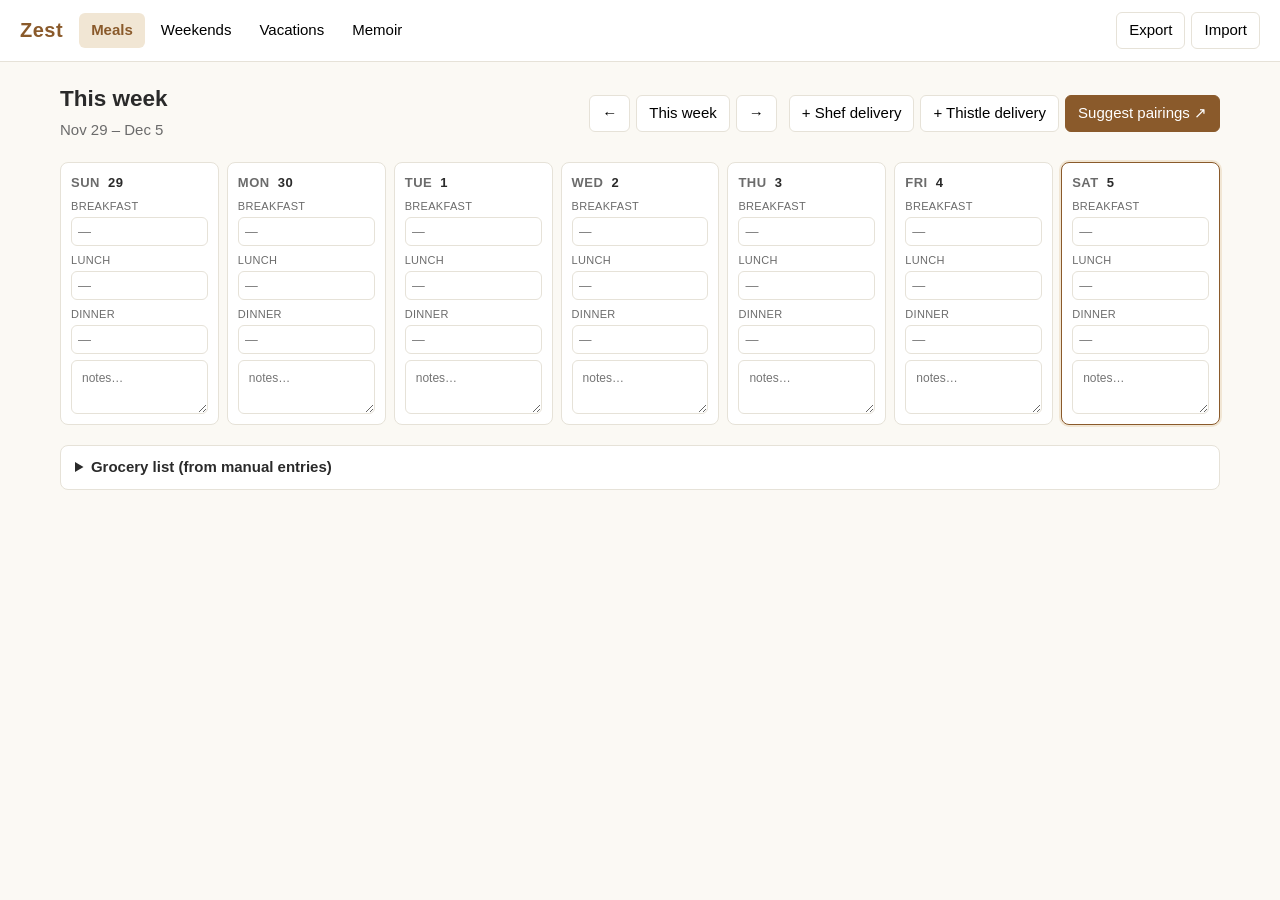
<file: index.html>
<!DOCTYPE html>
<html lang="en">
<head>
  <meta charset="UTF-8" />
  <meta name="viewport" content="width=device-width, initial-scale=1.0, viewport-fit=cover" />
  <title>Zest — meals, weekends, vacations, memoir</title>

  <link rel="manifest" href="manifest.webmanifest" />
  <meta name="theme-color" content="#8a5a2b" />

  <link rel="icon" type="image/png" sizes="32x32" href="icons/favicon-32.png" />
  <link rel="icon" type="image/png" sizes="192x192" href="icons/icon-192.png" />
  <link rel="apple-touch-icon" sizes="180x180" href="icons/apple-touch-icon.png" />

  <meta name="apple-mobile-web-app-capable" content="yes" />
  <meta name="apple-mobile-web-app-status-bar-style" content="default" />
  <meta name="apple-mobile-web-app-title" content="Zest" />
  <meta name="mobile-web-app-capable" content="yes" />

  <link rel="stylesheet" href="styles.css" />
</head>
<body>
  <header class="topbar">
    <h1>Zest</h1>
    <nav class="tabs" id="tabs">
      <button class="tab active" data-tab="meals">Meals</button>
      <button class="tab" data-tab="weekends">Weekends</button>
      <button class="tab" data-tab="vacations">Vacations</button>
      <button class="tab" data-tab="memoir">Memoir</button>
    </nav>
    <div class="topbar-actions">
      <button id="exportBtn" title="Download a JSON backup of everything">Export</button>
      <button id="importBtn" title="Restore from a JSON backup">Import</button>
      <input type="file" id="importFile" accept="application/json" hidden />
    </div>
  </header>

  <main>
    <!-- ================= MEALS ================= -->
    <section class="panel active" id="panel-meals">
      <div class="panel-head">
        <div>
          <h2 id="weekTitle">This week</h2>
          <p class="muted" id="weekRange"></p>
        </div>
        <div class="row-actions">
          <button id="prevWeek">←</button>
          <button id="thisWeek">This week</button>
          <button id="nextWeek">→</button>
          <span class="spacer"></span>
          <button id="addShef">+ Shef delivery</button>
          <button id="addThistle">+ Thistle delivery</button>
          <button id="suggestPairings" class="primary">Suggest pairings ↗</button>
        </div>
      </div>

      <div class="week-grid" id="weekGrid"></div>

      <details class="aside">
        <summary>Grocery list (from manual entries)</summary>
        <textarea id="groceryNotes" placeholder="Anything you want to remember to buy this week…"></textarea>
      </details>
    </section>

    <!-- ================= WEEKENDS ================= -->
    <section class="panel" id="panel-weekends">
      <div class="panel-head">
        <h2>Weekend activities</h2>
        <button id="suggestWeekend" class="primary">Suggest ideas ↗</button>
      </div>
      <p class="muted">Coming next. For now, jot ideas here and they'll be saved.</p>
      <textarea id="weekendNotes" class="full" placeholder="Saturday morning hike? Sunday brunch with the Smiths?"></textarea>
    </section>

    <!-- ================= VACATIONS ================= -->
    <section class="panel" id="panel-vacations">
      <div class="panel-head">
        <div>
          <h2>Vacations</h2>
          <p class="muted" id="vacationsSummary"></p>
        </div>
        <div class="row-actions">
          <select id="vacationFilter" title="Filter">
            <option value="all">All trips</option>
            <option value="upcoming">Upcoming</option>
            <option value="idea">Ideas</option>
            <option value="researching">Researching</option>
            <option value="booked">Booked</option>
            <option value="done">Past</option>
          </select>
          <button id="addVacation">+ Add a trip</button>
          <button id="suggestVacation" class="primary">Suggest destinations ↗</button>
        </div>
      </div>
      <div id="vacationList"></div>
    </section>

    <!-- ================= MEMOIR ================= -->
    <section class="panel" id="panel-memoir">
      <div class="panel-head">
        <h2>Family memoir</h2>
        <button id="exportMemoir">Export as Markdown</button>
      </div>
      <p class="muted">One story at a time. Pick a prompt or write freely.</p>
      <div class="memoir-layout">
        <aside class="memoir-prompts">
          <h3>Prompts</h3>
          <ul id="promptList"></ul>
        </aside>
        <div class="memoir-editor">
          <input id="memoirTitle" type="text" placeholder="Story title" />
          <textarea id="memoirBody" placeholder="Start writing…"></textarea>
          <div class="row-actions">
            <button id="saveStory" class="primary">Save story</button>
            <button id="newStory">New story</button>
          </div>
          <h3 class="muted">Saved stories</h3>
          <ul id="storyList"></ul>
        </div>
      </div>
    </section>
  </main>

  <script src="app.js"></script>
</body>
</html>
</file>
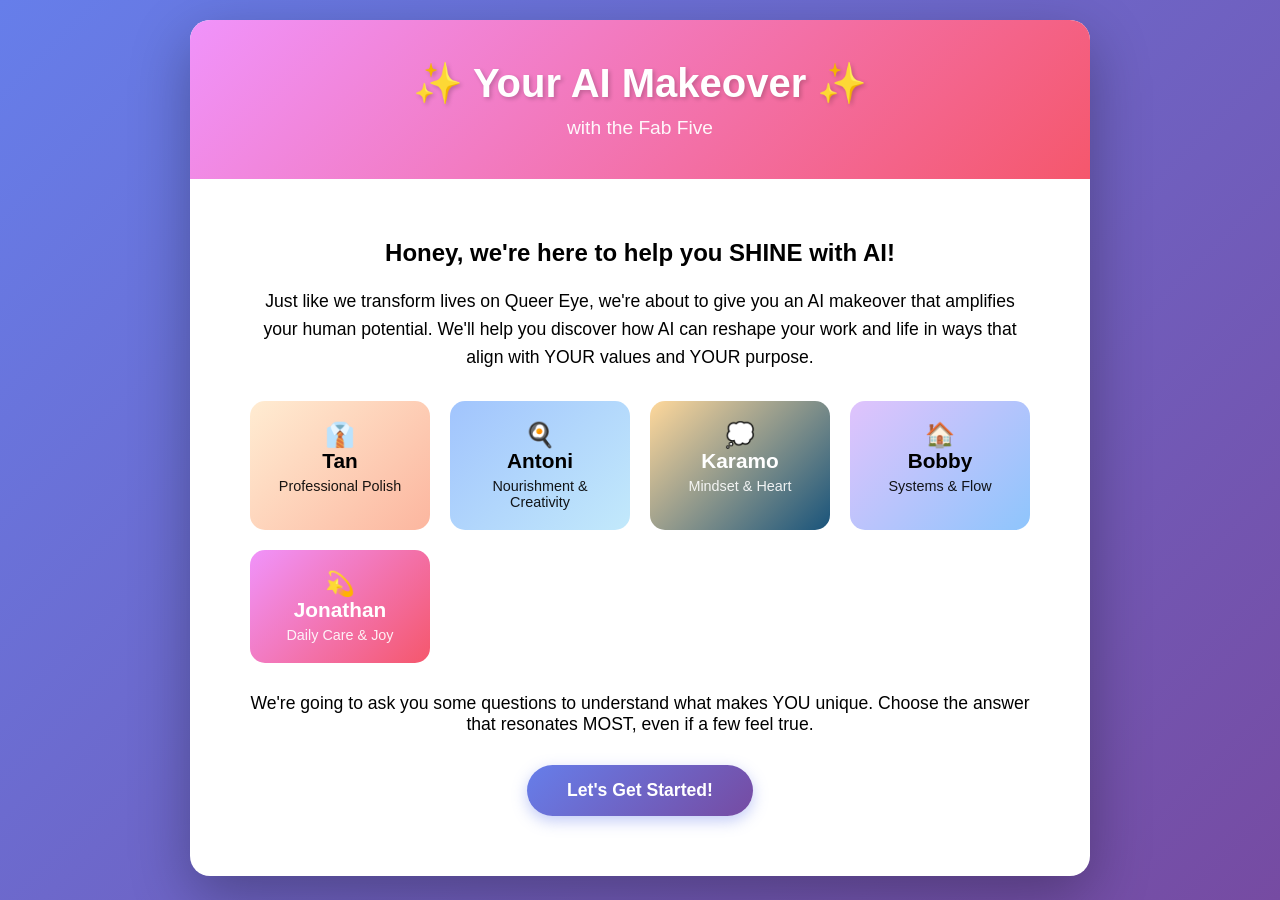
<file: queer-eye-ai-makeover.html>
<!DOCTYPE html>
<html lang="en">
<head>
    <meta charset="UTF-8">
    <meta name="viewport" content="width=device-width, initial-scale=1.0">
    <title>Queer Eye AI Makeover - Discover Your AI Potential</title>
    <style>
        * {
            margin: 0;
            padding: 0;
            box-sizing: border-box;
        }

        body {
            font-family: 'Segoe UI', Tahoma, Geneva, Verdana, sans-serif;
            background: linear-gradient(135deg, #667eea 0%, #764ba2 100%);
            min-height: 100vh;
            padding: 20px;
        }

        .container {
            max-width: 900px;
            margin: 0 auto;
            background: white;
            border-radius: 20px;
            box-shadow: 0 20px 60px rgba(0,0,0,0.3);
            overflow: hidden;
        }

        .header {
            background: linear-gradient(135deg, #f093fb 0%, #f5576c 100%);
            color: white;
            padding: 40px;
            text-align: center;
        }

        .header h1 {
            font-size: 2.5em;
            margin-bottom: 10px;
            text-shadow: 2px 2px 4px rgba(0,0,0,0.2);
        }

        .header p {
            font-size: 1.2em;
            opacity: 0.95;
        }

        .content {
            padding: 40px;
        }

        .intro-section {
            text-align: center;
            padding: 20px;
        }

        .fab-five-intro {
            display: grid;
            grid-template-columns: repeat(auto-fit, minmax(150px, 1fr));
            gap: 20px;
            margin: 30px 0;
        }

        .host-card {
            padding: 20px;
            border-radius: 15px;
            text-align: center;
            transition: transform 0.3s;
        }

        .host-card:hover {
            transform: translateY(-5px);
        }

        .host-card.tan { background: linear-gradient(135deg, #ffecd2 0%, #fcb69f 100%); }
        .host-card.antoni { background: linear-gradient(135deg, #a1c4fd 0%, #c2e9fb 100%); }
        .host-card.karamo { background: linear-gradient(135deg, #ffd89b 0%, #19547b 100%); color: white; }
        .host-card.bobby { background: linear-gradient(135deg, #e0c3fc 0%, #8ec5fc 100%); }
        .host-card.jonathan { background: linear-gradient(135deg, #f093fb 0%, #f5576c 100%); color: white; }

        .host-card h3 {
            font-size: 1.3em;
            margin-bottom: 5px;
        }

        .host-card p {
            font-size: 0.9em;
            opacity: 0.9;
        }

        .question-section {
            display: none;
            animation: fadeIn 0.5s;
        }

        @keyframes fadeIn {
            from { opacity: 0; transform: translateY(20px); }
            to { opacity: 1; transform: translateY(0); }
        }

        .question-card {
            background: #f8f9fa;
            padding: 30px;
            border-radius: 15px;
            margin-bottom: 30px;
            border-left: 5px solid;
        }

        .question-card.tan { border-color: #fcb69f; }
        .question-card.antoni { border-color: #a1c4fd; }
        .question-card.karamo { border-color: #19547b; }
        .question-card.bobby { border-color: #8ec5fc; }
        .question-card.jonathan { border-color: #f5576c; }

        .host-name {
            font-size: 1.4em;
            font-weight: bold;
            margin-bottom: 15px;
            display: flex;
            align-items: center;
            gap: 10px;
        }

        .host-emoji {
            font-size: 1.5em;
        }

        .question-text {
            font-size: 1.2em;
            margin-bottom: 20px;
            font-style: italic;
            line-height: 1.5;
        }

        .options {
            display: flex;
            flex-direction: column;
            gap: 15px;
        }

        .option {
            padding: 20px;
            background: white;
            border: 2px solid #e0e0e0;
            border-radius: 10px;
            cursor: pointer;
            transition: all 0.3s;
            display: flex;
            align-items: center;
            gap: 15px;
        }

        .option:hover {
            border-color: #667eea;
            transform: translateX(5px);
            box-shadow: 0 5px 15px rgba(102, 126, 234, 0.2);
        }

        .option.selected {
            border-color: #667eea;
            background: #f0f4ff;
            font-weight: bold;
        }

        .option-letter {
            background: #667eea;
            color: white;
            width: 30px;
            height: 30px;
            border-radius: 50%;
            display: flex;
            align-items: center;
            justify-content: center;
            font-weight: bold;
            flex-shrink: 0;
        }

        .option.selected .option-letter {
            background: #764ba2;
        }

        .reaction {
            margin-top: 20px;
            padding: 15px;
            background: #fff9e6;
            border-radius: 10px;
            border-left: 4px solid #ffd700;
            display: none;
            animation: slideIn 0.4s;
        }

        @keyframes slideIn {
            from { opacity: 0; transform: translateX(-20px); }
            to { opacity: 1; transform: translateX(0); }
        }

        .reaction.show {
            display: block;
        }

        .reaction-text {
            font-style: italic;
            margin-bottom: 10px;
        }

        .reaction-author {
            font-weight: bold;
            font-size: 0.9em;
            color: #666;
        }

        .open-question {
            margin-top: 20px;
        }

        .open-question textarea {
            width: 100%;
            padding: 15px;
            border: 2px solid #e0e0e0;
            border-radius: 10px;
            font-family: inherit;
            font-size: 1em;
            resize: vertical;
            min-height: 100px;
            transition: border-color 0.3s;
        }

        .open-question textarea:focus {
            outline: none;
            border-color: #667eea;
        }

        .btn {
            background: linear-gradient(135deg, #667eea 0%, #764ba2 100%);
            color: white;
            padding: 15px 40px;
            border: none;
            border-radius: 30px;
            font-size: 1.1em;
            font-weight: bold;
            cursor: pointer;
            transition: all 0.3s;
            box-shadow: 0 5px 15px rgba(102, 126, 234, 0.4);
        }

        .btn:hover {
            transform: translateY(-2px);
            box-shadow: 0 8px 20px rgba(102, 126, 234, 0.6);
        }

        .btn:disabled {
            opacity: 0.5;
            cursor: not-allowed;
        }

        .navigation {
            display: flex;
            justify-content: space-between;
            align-items: center;
            margin-top: 30px;
        }

        .progress {
            text-align: center;
            margin-bottom: 20px;
        }

        .progress-bar {
            width: 100%;
            height: 10px;
            background: #e0e0e0;
            border-radius: 5px;
            overflow: hidden;
            margin-top: 10px;
        }

        .progress-fill {
            height: 100%;
            background: linear-gradient(90deg, #667eea 0%, #764ba2 100%);
            transition: width 0.5s;
        }

        .results-section {
            display: none;
        }

        .value-card {
            background: linear-gradient(135deg, #f093fb 0%, #f5576c 100%);
            color: white;
            padding: 30px;
            border-radius: 15px;
            margin-bottom: 30px;
            text-align: center;
        }

        .value-card h2 {
            font-size: 2em;
            margin-bottom: 15px;
        }

        .recommendation-card {
            background: #f8f9fa;
            padding: 30px;
            border-radius: 15px;
            margin-bottom: 20px;
        }

        .tool-highlight {
            background: linear-gradient(135deg, #667eea 0%, #764ba2 100%);
            color: white;
            padding: 20px;
            border-radius: 10px;
            margin: 20px 0;
        }

        .tool-highlight h4 {
            font-size: 1.3em;
            margin-bottom: 10px;
        }

        .challenge-card {
            background: linear-gradient(135deg, #ffd89b 0%, #19547b 100%);
            color: white;
            padding: 25px;
            border-radius: 15px;
            margin: 30px 0;
        }

        .affirmation {
            background: linear-gradient(135deg, #f093fb 0%, #f5576c 100%);
            color: white;
            padding: 30px;
            border-radius: 15px;
            text-align: center;
            font-size: 1.2em;
            line-height: 1.8;
            margin-top: 30px;
        }

        .hidden {
            display: none;
        }
    </style>
</head>
<body>
    <div class="container">
        <div class="header">
            <h1>✨ Your AI Makeover ✨</h1>
            <p>with the Fab Five</p>
        </div>

        <div class="content">
            <!-- Intro Section -->
            <div id="intro" class="intro-section">
                <h2 style="margin-bottom: 20px;">Honey, we're here to help you SHINE with AI!</h2>
                <p style="font-size: 1.1em; line-height: 1.6; margin-bottom: 30px;">
                    Just like we transform lives on Queer Eye, we're about to give you an AI makeover that amplifies your human potential.
                    We'll help you discover how AI can reshape your work and life in ways that align with YOUR values and YOUR purpose.
                </p>

                <div class="fab-five-intro">
                    <div class="host-card tan">
                        <div class="host-emoji">👔</div>
                        <h3>Tan</h3>
                        <p>Professional Polish</p>
                    </div>
                    <div class="host-card antoni">
                        <div class="host-emoji">🍳</div>
                        <h3>Antoni</h3>
                        <p>Nourishment & Creativity</p>
                    </div>
                    <div class="host-card karamo">
                        <div class="host-emoji">💭</div>
                        <h3>Karamo</h3>
                        <p>Mindset & Heart</p>
                    </div>
                    <div class="host-card bobby">
                        <div class="host-emoji">🏠</div>
                        <h3>Bobby</h3>
                        <p>Systems & Flow</p>
                    </div>
                    <div class="host-card jonathan">
                        <div class="host-emoji">💫</div>
                        <h3>Jonathan</h3>
                        <p>Daily Care & Joy</p>
                    </div>
                </div>

                <p style="font-size: 1.1em; margin: 30px 0;">
                    We're going to ask you some questions to understand what makes YOU unique.
                    Choose the answer that resonates MOST, even if a few feel true.
                </p>

                <button class="btn" onclick="startAssessment()">Let's Get Started!</button>
            </div>

            <!-- Assessment Section -->
            <div id="assessment" class="question-section">
                <div class="progress">
                    <div style="font-size: 1.1em; font-weight: bold;">Question <span id="current-q">1</span> of 10</div>
                    <div class="progress-bar">
                        <div class="progress-fill" id="progress-fill" style="width: 10%"></div>
                    </div>
                </div>

                <div id="question-container"></div>

                <div class="navigation">
                    <button class="btn" id="prev-btn" onclick="previousQuestion()" style="display: none;">← Previous</button>
                    <button class="btn" id="next-btn" onclick="nextQuestion()" disabled>Next →</button>
                </div>
            </div>

            <!-- Open Questions Section -->
            <div id="open-questions" class="question-section">
                <h2 style="margin-bottom: 30px; text-align: center;">Now, let's go deeper...</h2>
                <p style="text-align: center; margin-bottom: 40px; font-size: 1.1em;">
                    Each of us has one more question to help personalize your AI makeover.
                </p>
                <div id="open-questions-container"></div>
                <div class="navigation">
                    <button class="btn" onclick="generateResults()">Show Me My AI Makeover! ✨</button>
                </div>
            </div>

            <!-- Results Section -->
            <div id="results" class="results-section">
                <!-- Results will be generated dynamically -->
            </div>
        </div>
    </div>

    <script>
        // Questions data
        const questions = [
            {
                host: 'tan',
                hostName: 'Tan France',
                emoji: '👔',
                question: "Let's talk about how you present yourself at work. What's your biggest struggle when it comes to professional communication?",
                options: [
                    { id: 'a', text: "Writing takes forever - I overthink every email", value: 'perfectionist' },
                    { id: 'b', text: "I have great ideas but struggle to articulate them clearly", value: 'clarity' },
                    { id: 'c', text: "I'm confident in person but my writing doesn't capture my personality", value: 'personality' },
                    { id: 'd', text: "I don't struggle - I'm already fabulous, darling", value: 'confident' }
                ],
                reactions: {
                    'a': { text: "Oh honey, I see this all the time! You care about quality, which is beautiful. But AI can help you polish faster so you can focus on what really matters.", author: "Tan" },
                    'b': { text: "You know what? That's actually a strength. Your brain works fast! We just need to help you translate those brilliant thoughts into words.", author: "Tan" },
                    'c': { text: "I LOVE this self-awareness! Your personality is your superpower. Let's make sure your writing matches that energy.", author: "Tan" },
                    'd': { text: "Look at you! That confidence is stunning. But even the most fabulous people can level up, darling.", author: "Tan" }
                },
                openQuestion: "What does 'professional excellence' mean to you personally?"
            },
            {
                host: 'tan',
                hostName: 'Tan France',
                emoji: '👔',
                question: "When you imagine your most polished professional self, what are you doing differently?",
                options: [
                    { id: 'a', text: "Communicating with clarity and confidence", value: 'communication' },
                    { id: 'b', text: "Producing higher quality work faster", value: 'efficiency' },
                    { id: 'c', text: "Being more creative and original", value: 'creativity' },
                    { id: 'd', text: "Having more time for what really matters", value: 'time' }
                ],
                reactions: {
                    'a': { text: "YES! That's what it's all about. Confidence comes from clarity, and we're going to get you there.", author: "Tan" },
                    'b': { text: "Speed AND quality? That's not a compromise, that's AI's sweet spot, love.", author: "Tan" },
                    'c': { text: "Gorgeous! Creativity is what makes you irreplaceable. AI should amplify that, not replace it.", author: "Tan" },
                    'd': { text: "THIS is the real transformation. When we free up your time, you can focus on your purpose.", author: "Tan" }
                }
            },
            {
                host: 'antoni',
                hostName: 'Antoni Porowski',
                emoji: '🍳',
                question: "What feeds your soul at work - what kind of tasks make you feel most alive?",
                options: [
                    { id: 'a', text: "Learning new things and going deep", value: 'learning' },
                    { id: 'b', text: "Creating something original", value: 'creating' },
                    { id: 'c', text: "Solving complex problems", value: 'solving' },
                    { id: 'd', text: "Connecting ideas in new ways", value: 'connecting' }
                ],
                reactions: {
                    'a': { text: "That's beautiful. Real nourishment comes from growth. AI can be your learning partner, helping you absorb and understand faster.", author: "Antoni", banter: "Jonathan: 'OMG yes, learning is so sexy!'" },
                    'b': { text: "Creating is deeply human. The best AI use is when it handles the prep work so you have more energy for pure creation.", author: "Antoni" },
                    'c': { text: "I love this. Problem-solving is like cooking - you need the right ingredients and techniques. AI can be your sous chef.", author: "Antoni" },
                    'd': { text: "That's synthesis, and it's so valuable. AI can help you see patterns you might miss when you're overwhelmed.", author: "Antoni" }
                },
                openQuestion: "What kind of work makes you feel most nourished and fulfilled?"
            },
            {
                host: 'antoni',
                hostName: 'Antoni Porowski',
                emoji: '🍳',
                question: "When you're overwhelmed with information or tasks, what do you need most?",
                options: [
                    { id: 'a', text: "Someone to help me see the big picture", value: 'bigpicture' },
                    { id: 'b', text: "A way to organize and make sense of it all", value: 'organize' },
                    { id: 'c', text: "More time to think deeply", value: 'think' },
                    { id: 'd', text: "Fresh perspective and new ideas", value: 'perspective' }
                ],
                reactions: {
                    'a': { text: "Sometimes we get lost in the details. AI is incredible at summarizing and helping you see the forest through the trees.", author: "Antoni" },
                    'b': { text: "Organization is the foundation of everything. When your information is organized, you can actually use it.", author: "Antoni", banter: "Bobby: 'PREACH!'" },
                    'c': { text: "Deep thinking is where the magic happens. If AI can handle the surface-level stuff, you get that time back.", author: "Antoni" },
                    'd': { text: "Fresh perspective is everything. AI can be like a creative partner, bouncing ideas back in ways you wouldn't expect.", author: "Antoni" }
                }
            },
            {
                host: 'karamo',
                hostName: 'Karamo Brown',
                emoji: '💭',
                question: "Be real with me - what's your honest relationship with AI right now?",
                options: [
                    { id: 'a', text: "Scared it'll replace me or what makes me human", value: 'fear' },
                    { id: 'b', text: "Intrigued but don't know where to start", value: 'curious' },
                    { id: 'c', text: "Using it but feel guilty or like I'm 'cheating'", value: 'guilt' },
                    { id: 'd', text: "Excited but worried I'm not using it right", value: 'excited' }
                ],
                reactions: {
                    'a': { text: "Thank you for being vulnerable. Here's the truth: AI can't replace what makes you YOU. Your empathy, values, experiences - that's irreplaceable. AI is a tool that amplifies your humanity.", author: "Karamo" },
                    'b': { text: "That curiosity? That's courage. Not knowing where to start is exactly where everyone starts. We're going to change that today.", author: "Karamo" },
                    'c': { text: "Listen to me: Using tools doesn't diminish your work. Do you feel guilty using a calculator? A spellchecker? AI is the same. What matters is the thinking and judgment YOU bring.", author: "Karamo", banter: "Tan: 'Exactly! Nobody makes their own fabric!'" },
                    'd': { text: "That excitement is your intuition telling you something. There's no 'right way' - there's YOUR way. Let's find it.", author: "Karamo" }
                },
                openQuestion: "What impact do you most want to have in your work and life?"
            },
            {
                host: 'karamo',
                hostName: 'Karamo Brown',
                emoji: '💭',
                question: "What impact do you most want to have in your work and life?",
                options: [
                    { id: 'a', text: "Help and empower others", value: 'empower' },
                    { id: 'b', text: "Create meaningful change", value: 'change' },
                    { id: 'c', text: "Express my authentic self", value: 'authentic' },
                    { id: 'd', text: "Master my craft and excel", value: 'mastery' }
                ],
                reactions: {
                    'a': { text: "This is your PURPOSE. And here's what's powerful: when AI handles the logistics, you have MORE energy for the human connection that truly empowers people.", author: "Karamo" },
                    'b': { text: "Change-makers need leverage. AI isn't the change - YOU are. But AI can amplify your reach and your impact.", author: "Karamo" },
                    'c': { text: "Your authenticity is your power. AI should never mask who you are - it should give you space to be MORE yourself.", author: "Karamo" },
                    'd': { text: "Excellence requires focus. When you're not drowning in busywork, you can dedicate yourself to true mastery.", author: "Karamo" }
                }
            },
            {
                host: 'bobby',
                hostName: 'Bobby Berk',
                emoji: '🏠',
                question: "Let's talk about your workspace and workflow. What's the biggest mess we need to clean up?",
                options: [
                    { id: 'a', text: "My processes are chaotic - I waste so much time", value: 'chaos' },
                    { id: 'b', text: "I'm drowning in information/research/data", value: 'information' },
                    { id: 'c', text: "I do too many repetitive tasks manually", value: 'repetitive' },
                    { id: 'd', text: "My digital life is disorganized", value: 'disorganized' }
                ],
                reactions: {
                    'a': { text: "Okay, we're doing a full renovation. The good news? AI is amazing at creating structure from chaos. We just need to identify your repeated workflows.", author: "Bobby" },
                    'b': { text: "Information overload is like clutter - it paralyzes you. AI can be your organization system, helping you find what you need when you need it.", author: "Bobby" },
                    'c': { text: "STOP. If you're doing the same thing over and over, that's literally what computers are for. Let's automate that.", author: "Bobby", banter: "Antoni: 'It's like having someone else chop the onions!'" },
                    'd': { text: "Digital organization is just as important as physical. When everything has a place and a system, you can actually work.", author: "Bobby" }
                },
                openQuestion: "If we could redesign your workday, what would you want more space for?"
            },
            {
                host: 'bobby',
                hostName: 'Bobby Berk',
                emoji: '🏠',
                question: "If we could redesign your workday, what would you want more space for?",
                options: [
                    { id: 'a', text: "Deep, focused creative work", value: 'creative' },
                    { id: 'b', text: "Strategic thinking and planning", value: 'strategic' },
                    { id: 'c', text: "Human connection and collaboration", value: 'connection' },
                    { id: 'd', text: "Learning and experimentation", value: 'experiment' }
                ],
                reactions: {
                    'a': { text: "Creative work requires protected time and mental space. Every minute AI saves you on admin is a minute you can spend creating.", author: "Bobby" },
                    'b': { text: "Strategy is what separates good from great. If AI handles tactics and execution, you can focus on the vision.", author: "Bobby" },
                    'c': { text: "YES! The most valuable thing we have is human connection. Technology should create MORE space for that, not less.", author: "Bobby" },
                    'd': { text: "Experimentation is how we grow. When your systems are tight, you have bandwidth to try new things.", author: "Bobby" }
                }
            },
            {
                host: 'jonathan',
                hostName: 'Jonathan Van Ness',
                emoji: '💫',
                question: "Gorgeous! Tell me about your daily routine - when do you feel most energized?",
                options: [
                    { id: 'a', text: "Morning - I love fresh starts", value: 'morning' },
                    { id: 'b', text: "When I'm in flow on something I care about", value: 'flow' },
                    { id: 'c', text: "After I've accomplished something", value: 'accomplishment' },
                    { id: 'd', text: "When I'm learning or discovering something new", value: 'discovery' }
                ],
                reactions: {
                    'a': { text: "Okay, morning person! Let's use AI to set you up for success each morning. Imagine starting each day with a personalized brief of what matters.", author: "Jonathan", banter: "Bobby: 'Morning routines are EVERYTHING.'" },
                    'b': { text: "Flow state is like the BEST hair day! AI can protect your flow by handling interruptions and busy work.", author: "Jonathan" },
                    'c': { text: "That accomplishment dopamine is REAL, honey! AI can help you knock things out faster so you get more of those wins.", author: "Jonathan" },
                    'd': { text: "Learning and discovery! That's gorgeous! AI is like having a brilliant friend who always has interesting things to share.", author: "Jonathan" }
                },
                openQuestion: "What would make AI feel less like 'work' and more like a fun, supportive friend?"
            },
            {
                host: 'jonathan',
                hostName: 'Jonathan Van Ness',
                emoji: '💫',
                question: "What would make AI feel less like 'work' and more like a fun, supportive friend?",
                options: [
                    { id: 'a', text: "If it helped me learn and grow", value: 'growth' },
                    { id: 'b', text: "If it handled the boring stuff so I could do what I love", value: 'boring' },
                    { id: 'c', text: "If it sparked my creativity", value: 'spark' },
                    { id: 'd', text: "If it helped me be more present and less stressed", value: 'present' }
                ],
                reactions: {
                    'a': { text: "Yes! AI as your personal tutor and curiosity partner. It can explain things, help you understand, and make learning feel playful!", author: "Jonathan" },
                    'b': { text: "The boring stuff is like doing dishes - necessary but ugh. Let AI be your dishwasher so you can cook!", author: "Jonathan" },
                    'c': { text: "AI for creativity is like having a brainstorming buddy who never runs out of ideas. You're still the artist, honey!", author: "Jonathan" },
                    'd': { text: "THIS! When you're not overwhelmed, you can actually be present. AI can be your stress-management tool.", author: "Jonathan" }
                }
            }
        ];

        const openQuestions = [
            { host: 'tan', emoji: '👔', question: "What does 'professional excellence' mean to you personally?" },
            { host: 'antoni', emoji: '🍳', question: "What kind of work makes you feel most nourished and fulfilled?" },
            { host: 'karamo', emoji: '💭', question: "What impact do you most want to have in your work and life?" },
            { host: 'bobby', emoji: '🏠', question: "If we could redesign your workday, what would you want more space for?" },
            { host: 'jonathan', emoji: '💫', question: "What would make AI feel less like 'work' and more like a fun, supportive friend?" }
        ];

        // State
        let currentQuestionIndex = 0;
        let answers = {};
        let openAnswers = {};

        function startAssessment() {
            document.getElementById('intro').style.display = 'none';
            document.getElementById('assessment').style.display = 'block';
            showQuestion(0);
        }

        function showQuestion(index) {
            currentQuestionIndex = index;
            const question = questions[index];
            const container = document.getElementById('question-container');

            let optionsHTML = '';
            question.options.forEach(option => {
                const selected = answers[index] === option.id ? 'selected' : '';
                optionsHTML += `
                    <div class="option ${selected}" onclick="selectOption(${index}, '${option.id}', '${option.value}')">
                        <div class="option-letter">${option.id.toUpperCase()}</div>
                        <div>${option.text}</div>
                    </div>
                `;
            });

            container.innerHTML = `
                <div class="question-card ${question.host}">
                    <div class="host-name">
                        <span class="host-emoji">${question.emoji}</span>
                        ${question.hostName}
                    </div>
                    <div class="question-text">"${question.question}"</div>
                    <div class="options">
                        ${optionsHTML}
                    </div>
                    <div class="reaction" id="reaction-${index}">
                        <div class="reaction-text" id="reaction-text-${index}"></div>
                        <div class="reaction-author" id="reaction-author-${index}"></div>
                    </div>
                </div>
            `;

            // Update progress
            const progress = ((index + 1) / questions.length) * 100;
            document.getElementById('progress-fill').style.width = progress + '%';
            document.getElementById('current-q').textContent = index + 1;

            // Update navigation
            document.getElementById('prev-btn').style.display = index > 0 ? 'block' : 'none';
            document.getElementById('next-btn').disabled = !answers[index];

            // Show reaction if already answered
            if (answers[index]) {
                showReaction(index, answers[index]);
            }
        }

        function selectOption(questionIndex, optionId, value) {
            answers[questionIndex] = optionId;

            // Update UI
            const options = document.querySelectorAll(`#question-container .option`);
            options.forEach(opt => opt.classList.remove('selected'));
            event.currentTarget.classList.add('selected');

            // Enable next button
            document.getElementById('next-btn').disabled = false;

            // Show reaction
            showReaction(questionIndex, optionId);
        }

        function showReaction(questionIndex, optionId) {
            const question = questions[questionIndex];
            const reaction = question.reactions[optionId];

            if (reaction) {
                const reactionDiv = document.getElementById(`reaction-${questionIndex}`);
                const reactionText = document.getElementById(`reaction-text-${questionIndex}`);
                const reactionAuthor = document.getElementById(`reaction-author-${questionIndex}`);

                reactionText.innerHTML = `"${reaction.text}"${reaction.banter ? `<br><br><em>${reaction.banter}</em>` : ''}`;
                reactionAuthor.textContent = `— ${reaction.author}`;

                reactionDiv.classList.add('show');
            }
        }

        function nextQuestion() {
            if (currentQuestionIndex < questions.length - 1) {
                showQuestion(currentQuestionIndex + 1);
            } else {
                // Move to open questions
                showOpenQuestions();
            }
        }

        function previousQuestion() {
            if (currentQuestionIndex > 0) {
                showQuestion(currentQuestionIndex - 1);
            }
        }

        function showOpenQuestions() {
            document.getElementById('assessment').style.display = 'none';
            document.getElementById('open-questions').style.display = 'block';

            const container = document.getElementById('open-questions-container');
            let html = '';

            openQuestions.forEach((q, index) => {
                html += `
                    <div class="question-card ${q.host}">
                        <div class="host-name">
                            <span class="host-emoji">${q.emoji}</span>
                            ${q.host.charAt(0).toUpperCase() + q.host.slice(1)}
                        </div>
                        <div class="question-text">"${q.question}"</div>
                        <div class="open-question">
                            <textarea id="open-${index}" placeholder="Share your thoughts...">${openAnswers[index] || ''}</textarea>
                        </div>
                    </div>
                `;
            });

            container.innerHTML = html;

            // Save answers on input
            openQuestions.forEach((q, index) => {
                document.getElementById(`open-${index}`).addEventListener('input', (e) => {
                    openAnswers[index] = e.target.value;
                });
            });
        }

        function generateResults() {
            // Collect open answers
            openQuestions.forEach((q, index) => {
                const textarea = document.getElementById(`open-${index}`);
                if (textarea) {
                    openAnswers[index] = textarea.value;
                }
            });

            // Hide open questions, show results
            document.getElementById('open-questions').style.display = 'none';
            document.getElementById('results').style.display = 'block';

            // Analyze answers and generate personalized results
            const analysis = analyzeAnswers();
            displayResults(analysis);
        }

        function analyzeAnswers() {
            // Collect all values
            const values = [];
            questions.forEach((q, index) => {
                const answer = answers[index];
                if (answer) {
                    const option = q.options.find(opt => opt.id === answer);
                    if (option) {
                        values.push(option.value);
                    }
                }
            });

            // Determine core values and needs
            const analysis = {
                coreValue: determineCoreValue(values, openAnswers),
                primaryNeeds: determinePrimaryNeeds(values),
                tools: recommendTools(values, openAnswers),
                challenge: createChallenge(values),
                affirmation: createAffirmation(values, openAnswers)
            };

            return analysis;
        }

        function determineCoreValue(values, openAnswers) {
            // Analyze Karamo's questions (indices 4-5) for core values
            const impactAnswer = questions[5].options.find(opt => opt.id === answers[5])?.value;

            const valueMap = {
                'empower': 'Connection & Empowerment',
                'change': 'Meaningful Impact',
                'authentic': 'Authentic Expression',
                'mastery': 'Excellence & Mastery'
            };

            return valueMap[impactAnswer] || 'Growth & Discovery';
        }

        function determinePrimaryNeeds(values) {
            const needCounts = {};

            // Group related values
            const needMap = {
                communication: 'Clear Communication',
                clarity: 'Clear Communication',
                perfectionist: 'Confidence & Speed',
                efficiency: 'Confidence & Speed',
                time: 'Freed Time',
                learning: 'Deep Learning',
                connecting: 'Deep Learning',
                creating: 'Creative Expression',
                creativity: 'Creative Expression',
                solving: 'Problem Solving',
                organize: 'Organization & Structure',
                chaos: 'Organization & Structure',
                bigpicture: 'Strategic Thinking',
                strategic: 'Strategic Thinking'
            };

            values.forEach(val => {
                const need = needMap[val];
                if (need) {
                    needCounts[need] = (needCounts[need] || 0) + 1;
                }
            });

            // Return top 3 needs
            return Object.entries(needCounts)
                .sort((a, b) => b[1] - a[1])
                .slice(0, 3)
                .map(([need]) => need);
        }

        function recommendTools(values, openAnswers) {
            const tools = [];

            // Gemini recommendations
            if (values.includes('clarity') || values.includes('communication') || values.includes('perfectionist')) {
                tools.push({
                    name: 'Gemini for Writing',
                    host: 'Tan',
                    description: 'Your personal writing assistant. Use Gemini to draft emails, refine your message, adjust tone, and communicate with confidence. Think of it as having a skilled editor who helps you sound like the best version of yourself.',
                    why: 'Because you deserve to communicate with the same brilliance you think.',
                    tryIt: 'Next time you\'re stuck on an email, ask Gemini: "Help me write a clear, confident response to [situation]"'
                });
            }

            // NotebookLM recommendations
            if (values.includes('learning') || values.includes('information') || values.includes('bigpicture') || values.includes('organize')) {
                tools.push({
                    name: 'NotebookLM',
                    host: 'Antoni & Bobby',
                    description: 'Your AI research partner. Upload your documents, articles, or notes, and NotebookLM helps you understand, synthesize, and discover insights. It\'s like having a brilliant study partner who never gets tired.',
                    why: 'Because drowning in information isn\'t productive - understanding it is.',
                    tryIt: 'Upload 3-5 articles or documents about a topic you\'re researching. Ask NotebookLM to create a summary and identify the key themes.'
                });
            }

            // Gemini for creativity
            if (values.includes('creating') || values.includes('creativity') || values.includes('connecting') || values.includes('spark')) {
                tools.push({
                    name: 'Gemini for Brainstorming',
                    host: 'Antoni & Jonathan',
                    description: 'Your creative thinking partner. Use Gemini to bounce ideas, explore possibilities, and see connections you might miss. It\'s not about replacing your creativity - it\'s about amplifying it.',
                    why: 'Because the best ideas come from conversation, and AI can be an always-available collaborator.',
                    tryIt: 'Share a project or problem you\'re working on and ask: "Help me brainstorm 10 different approaches to [challenge]"'
                });
            }

            // Gemini CLI / Antigravity
            if (values.includes('chaos') || values.includes('repetitive') || values.includes('efficiency') || values.includes('strategic')) {
                tools.push({
                    name: 'Gemini CLI (Antigravity)',
                    host: 'Bobby',
                    description: 'AI for your workflow automation. If you work with code, documents, or repeated processes, Gemini CLI can help you build custom workflows that handle the repetitive stuff automatically.',
                    why: 'Because you shouldn\'t be a human robot doing the same task over and over.',
                    tryIt: 'Identify one task you do multiple times per week. Ask yourself: "Could AI help me automate or streamline this?"'
                });
            }

            // General Gemini for daily use
            if (values.includes('flow') || values.includes('present') || values.includes('boring') || values.includes('discovery')) {
                tools.push({
                    name: 'Daily Gemini Practice',
                    host: 'Jonathan',
                    description: 'Make AI part of your daily routine. Start your day by asking Gemini to help you prioritize, end it by reflecting with AI on what you learned. Small, consistent AI habits compound into major life improvements.',
                    why: 'Because self-care includes taking care of your mental energy and time.',
                    tryIt: 'Every morning this week, spend 5 minutes with Gemini creating your "Top 3 Focus Areas" for the day.'
                });
            }

            // Ensure at least 3 tools
            if (tools.length < 3) {
                tools.push({
                    name: 'Gemini Exploratory Learning',
                    host: 'All of Us',
                    description: 'The best way to learn AI is to use it. Ask Gemini questions, have conversations, explore topics you\'re curious about. Treat it like a knowledgeable friend.',
                    why: 'Because hands-on experimentation beats theoretical knowledge every time.',
                    tryIt: 'Pick a topic you\'re curious about and have a 15-minute conversation with Gemini about it. Ask follow-up questions. Go deep.'
                });
            }

            return tools;
        }

        function createChallenge(values) {
            // Create a specific weekly challenge
            if (values.includes('learning') || values.includes('discovery')) {
                return {
                    title: 'Your 7-Day AI Discovery Challenge',
                    description: 'Use AI every day this week for something different: Day 1: Writing help. Day 2: Learning something new. Day 3: Brainstorming. Day 4: Problem-solving. Day 5: Organization. Day 6: Creative project. Day 7: Reflect on what you discovered.',
                    commitment: 'Spend at least 15 minutes each day intentionally using AI for one of these purposes. Notice what energizes you.'
                };
            } else if (values.includes('efficiency') || values.includes('time')) {
                return {
                    title: 'The Time Reclamation Challenge',
                    description: 'Track your time for 3 days. Identify the 3 most time-consuming, repetitive tasks. Then spend one hour figuring out how AI could help with each one.',
                    commitment: 'By the end of next week, implement at least ONE AI solution that saves you 30+ minutes per week.'
                };
            } else {
                return {
                    title: 'The AI Integration Challenge',
                    description: 'Choose ONE area of your work where you struggle or feel stuck. Commit to using AI tools specifically for that area every day for one week.',
                    commitment: 'Document what works and what doesn\'t. By day 7, you should have a clear AI workflow for this challenge area.'
                };
            }
        }

        function createAffirmation(values, openAnswers) {
            const impactAnswer = openAnswers[2] || ''; // Karamo's impact question
            const fulfillmentAnswer = openAnswers[1] || ''; // Antoni's fulfillment question

            let affirmation = `You showed up today because you care about your growth and your impact. That alone is powerful.\n\n`;

            if (values.includes('fear') || values.includes('guilt')) {
                affirmation += `Let go of the fear. AI doesn't diminish your humanity - it amplifies it. Your judgment, your values, your creativity, your empathy - these are irreplaceable. AI is just a tool that gives you more space to be brilliantly, powerfully human.\n\n`;
            }

            affirmation += `You have unique gifts and a unique purpose. `;

            if (impactAnswer) {
                affirmation += `You want to make an impact, and that matters. `;
            }

            affirmation += `AI should help you shine YOUR light brighter in the world, in YOUR way.\n\n`;
            affirmation += `Start small. Be curious. Experiment. And remember: the goal isn't to use AI perfectly - it's to use it in ways that align with who you are and what you value.\n\n`;
            affirmation += `You've got this. And now, you've got AI as a tool to help you thrive.\n\n`;
            affirmation += `— The Fab Five`;

            return affirmation;
        }

        function displayResults(analysis) {
            const resultsContainer = document.getElementById('results');

            let toolsHTML = '';
            analysis.tools.forEach(tool => {
                toolsHTML += `
                    <div class="recommendation-card">
                        <h3 style="color: #764ba2; margin-bottom: 10px;">${tool.host} recommends:</h3>
                        <div class="tool-highlight">
                            <h4>${tool.name}</h4>
                            <p style="margin-top: 10px;">${tool.description}</p>
                        </div>
                        <p style="margin: 15px 0;"><strong>Why this matters:</strong> ${tool.why}</p>
                        <p style="background: #f0f4ff; padding: 15px; border-radius: 8px; border-left: 3px solid #667eea;"><strong>Try this:</strong> ${tool.tryIt}</p>
                    </div>
                `;
            });

            resultsContainer.innerHTML = `
                <h2 style="text-align: center; margin-bottom: 30px; font-size: 2em;">Your AI Makeover Results! ✨</h2>

                <div class="value-card">
                    <h2>Your Core Value</h2>
                    <p style="font-size: 1.5em; margin-top: 10px;">${analysis.coreValue}</p>
                    <p style="margin-top: 15px; opacity: 0.95;">Everything we recommend is designed to amplify this value in your life and work.</p>
                </div>

                <h3 style="margin: 30px 0 20px 0; font-size: 1.8em;">Your Personalized AI Tools</h3>
                <p style="margin-bottom: 30px; font-size: 1.1em; color: #666;">Based on your answers, here's what we recommend:</p>

                ${toolsHTML}

                <div class="challenge-card">
                    <h3 style="margin-bottom: 15px; font-size: 1.6em;">${analysis.challenge.title}</h3>
                    <p style="font-size: 1.1em; margin-bottom: 15px;">${analysis.challenge.description}</p>
                    <p style="background: rgba(255,255,255,0.2); padding: 15px; border-radius: 8px; margin-top: 15px;"><strong>Your commitment:</strong> ${analysis.challenge.commitment}</p>
                </div>

                <div class="affirmation">
                    <h3 style="margin-bottom: 20px; font-size: 1.8em;">A Final Word From Us...</h3>
                    <p style="white-space: pre-line;">${analysis.affirmation}</p>
                </div>

                <div style="text-align: center; margin-top: 40px;">
                    <button class="btn" onclick="window.print()">Save Your AI Makeover Plan 📄</button>
                </div>
            `;

            // Scroll to top
            window.scrollTo({ top: 0, behavior: 'smooth' });
        }
    </script>
</body>
</html>
</file>
<file: styles.css>
:root {
  --bg: #fbf9f4;
  --surface: #ffffff;
  --ink: #2a2a2a;
  --muted: #6b6b6b;
  --line: #e6e2d8;
  --accent: #8a5a2b;
  --accent-soft: #f1e6d4;
  --shef: #d97742;
  --thistle: #7a5a9a;
  --self: #4a8a5a;
}

* { box-sizing: border-box; }

body {
  margin: 0;
  font: 15px/1.5 -apple-system, BlinkMacSystemFont, "Segoe UI", Roboto, sans-serif;
  color: var(--ink);
  background: var(--bg);
}

button {
  font: inherit;
  padding: 6px 12px;
  background: var(--surface);
  border: 1px solid var(--line);
  border-radius: 6px;
  cursor: pointer;
}
button:hover { background: var(--accent-soft); }
button.primary { background: var(--accent); color: white; border-color: var(--accent); }
button.primary:hover { background: #6f4720; }

input[type=text], textarea {
  font: inherit;
  padding: 8px 10px;
  border: 1px solid var(--line);
  border-radius: 6px;
  background: var(--surface);
  width: 100%;
}
textarea { resize: vertical; min-height: 80px; }
textarea.full { min-height: 200px; }

.topbar {
  display: flex;
  align-items: center;
  gap: 16px;
  padding: calc(12px + env(safe-area-inset-top)) calc(20px + env(safe-area-inset-right)) 12px calc(20px + env(safe-area-inset-left));
  background: var(--surface);
  border-bottom: 1px solid var(--line);
  position: sticky;
  top: 0;
  z-index: 10;
}
.topbar h1 {
  margin: 0;
  font-size: 20px;
  letter-spacing: 0.5px;
  color: var(--accent);
}
.tabs { display: flex; gap: 4px; flex: 1; }
.tab { background: transparent; border: none; padding: 6px 12px; border-radius: 6px; }
.tab.active { background: var(--accent-soft); color: var(--accent); font-weight: 600; }
.topbar-actions { display: flex; gap: 6px; }

main { padding: 20px; max-width: 1200px; margin: 0 auto; }

.panel { display: none; }
.panel.active { display: block; }

.panel-head {
  display: flex;
  align-items: center;
  justify-content: space-between;
  flex-wrap: wrap;
  gap: 12px;
  margin-bottom: 16px;
}
.panel-head h2 { margin: 0; }
.muted { color: var(--muted); margin: 4px 0; }
.row-actions { display: flex; gap: 6px; flex-wrap: wrap; align-items: center; }
.spacer { flex: 1; }

/* Week grid */
.week-grid {
  display: grid;
  grid-template-columns: repeat(7, 1fr);
  gap: 8px;
}
@media (max-width: 900px) {
  .week-grid { grid-template-columns: repeat(2, 1fr); }
}

.day-card {
  background: var(--surface);
  border: 1px solid var(--line);
  border-radius: 8px;
  padding: 10px;
  display: flex;
  flex-direction: column;
  gap: 6px;
}
.day-card.today { border-color: var(--accent); box-shadow: 0 0 0 2px var(--accent-soft); }
.day-card h3 {
  margin: 0;
  font-size: 13px;
  text-transform: uppercase;
  letter-spacing: 0.5px;
  color: var(--muted);
}
.day-card h3 .date { color: var(--ink); margin-left: 4px; }

.meal-slot { display: flex; flex-direction: column; gap: 2px; }
.meal-slot label {
  font-size: 11px;
  color: var(--muted);
  text-transform: uppercase;
  letter-spacing: 0.3px;
}
.meal-slot input {
  font-size: 13px;
  padding: 4px 6px;
}
.meal-slot input.shef    { background: #fbe9da; border-color: var(--shef); }
.meal-slot input.thistle { background: #ece1f3; border-color: var(--thistle); }
.meal-slot input.self    { background: #e3f1e6; border-color: var(--self); }

.day-notes {
  font-size: 12px;
  min-height: 40px;
}

/* Aside (grocery list) */
.aside {
  margin-top: 20px;
  background: var(--surface);
  border: 1px solid var(--line);
  border-radius: 8px;
  padding: 10px 14px;
}
.aside summary { cursor: pointer; font-weight: 600; }
.aside textarea { margin-top: 10px; }

/* Vacations */
select {
  font: inherit;
  padding: 6px 10px;
  border: 1px solid var(--line);
  border-radius: 6px;
  background: var(--surface);
}

.vacation-group {
  margin: 18px 0 8px;
  font-size: 12px;
  text-transform: uppercase;
  letter-spacing: 0.6px;
  color: var(--muted);
}
.vacation-group:first-child { margin-top: 0; }

.vacation-card {
  background: var(--surface);
  border: 1px solid var(--line);
  border-radius: 8px;
  margin-bottom: 8px;
  overflow: hidden;
}
.vacation-card[open] { box-shadow: 0 1px 4px rgba(0,0,0,0.06); }
.vacation-card summary {
  list-style: none;
  cursor: pointer;
  padding: 12px 14px;
  display: flex;
  align-items: center;
  gap: 10px;
  flex-wrap: wrap;
}
.vacation-card summary::-webkit-details-marker { display: none; }
.vacation-card summary::before {
  content: "▸";
  color: var(--muted);
  font-size: 11px;
  transition: transform 0.15s;
}
.vacation-card[open] summary::before { transform: rotate(90deg); }
.v-destination { font-weight: 600; flex: 1; min-width: 140px; }
.v-destination.placeholder { color: var(--muted); font-weight: 400; font-style: italic; }
.v-dates { color: var(--muted); font-size: 13px; }
.v-countdown { font-size: 12px; color: var(--accent); font-weight: 600; }
.v-countdown.past { color: var(--muted); font-weight: 400; }

.pill {
  display: inline-block;
  padding: 2px 8px;
  border-radius: 999px;
  font-size: 11px;
  font-weight: 600;
  text-transform: uppercase;
  letter-spacing: 0.3px;
}
.pill-idea         { background: #eee; color: #555; }
.pill-researching  { background: #fff2cc; color: #8a6a00; }
.pill-booked       { background: #d4ecd4; color: #2a6a2a; }
.pill-done         { background: #e0d8ec; color: #4a3a6a; }
.pill-budget       { background: #f1e6d4; color: var(--accent); }

.v-body {
  padding: 0 14px 14px;
  border-top: 1px solid var(--line);
  display: flex;
  flex-direction: column;
  gap: 12px;
}
.v-grid {
  display: grid;
  grid-template-columns: repeat(3, 1fr);
  gap: 10px;
  margin-top: 12px;
}
@media (max-width: 700px) {
  .v-grid { grid-template-columns: 1fr; }
}
.v-grid label {
  display: flex;
  flex-direction: column;
  font-size: 11px;
  text-transform: uppercase;
  letter-spacing: 0.3px;
  color: var(--muted);
  gap: 3px;
}
.v-grid input, .v-grid select { width: 100%; }
.v-notes label, .v-checklist label {
  font-size: 11px;
  text-transform: uppercase;
  letter-spacing: 0.3px;
  color: var(--muted);
}

.v-checklist ul { list-style: none; padding: 0; margin: 6px 0; }
.v-checklist li {
  display: flex;
  align-items: center;
  gap: 8px;
  padding: 4px 0;
}
.v-checklist li.done span { text-decoration: line-through; color: var(--muted); }
.v-checklist li span { flex: 1; }
.v-checklist .remove {
  background: transparent;
  border: none;
  color: #b34;
  padding: 0 4px;
  cursor: pointer;
}
.v-checklist .checklist-add { margin-top: 4px; }

.v-actions { display: flex; gap: 6px; flex-wrap: wrap; }
.v-actions .delete { color: #b34; margin-left: auto; }

/* Memoir */
.memoir-layout {
  display: grid;
  grid-template-columns: 240px 1fr;
  gap: 20px;
}
@media (max-width: 800px) {
  .memoir-layout { grid-template-columns: 1fr; }
}
.memoir-prompts {
  background: var(--surface);
  border: 1px solid var(--line);
  border-radius: 8px;
  padding: 12px;
}
.memoir-prompts h3 { margin-top: 0; font-size: 14px; }
.memoir-prompts ul { list-style: none; padding: 0; margin: 0; }
.memoir-prompts li {
  padding: 6px 8px;
  border-radius: 4px;
  cursor: pointer;
  font-size: 13px;
  color: var(--muted);
}
.memoir-prompts li:hover { background: var(--accent-soft); color: var(--ink); }

.memoir-editor { display: flex; flex-direction: column; gap: 10px; }
.memoir-editor textarea { min-height: 320px; font-family: Georgia, serif; font-size: 16px; line-height: 1.6; }
#storyList { list-style: none; padding: 0; }
#storyList li {
  padding: 8px;
  border-bottom: 1px solid var(--line);
  display: flex;
  justify-content: space-between;
  align-items: center;
  cursor: pointer;
}
#storyList li:hover { background: var(--accent-soft); }
#storyList .story-meta { font-size: 12px; color: var(--muted); }
</file>
